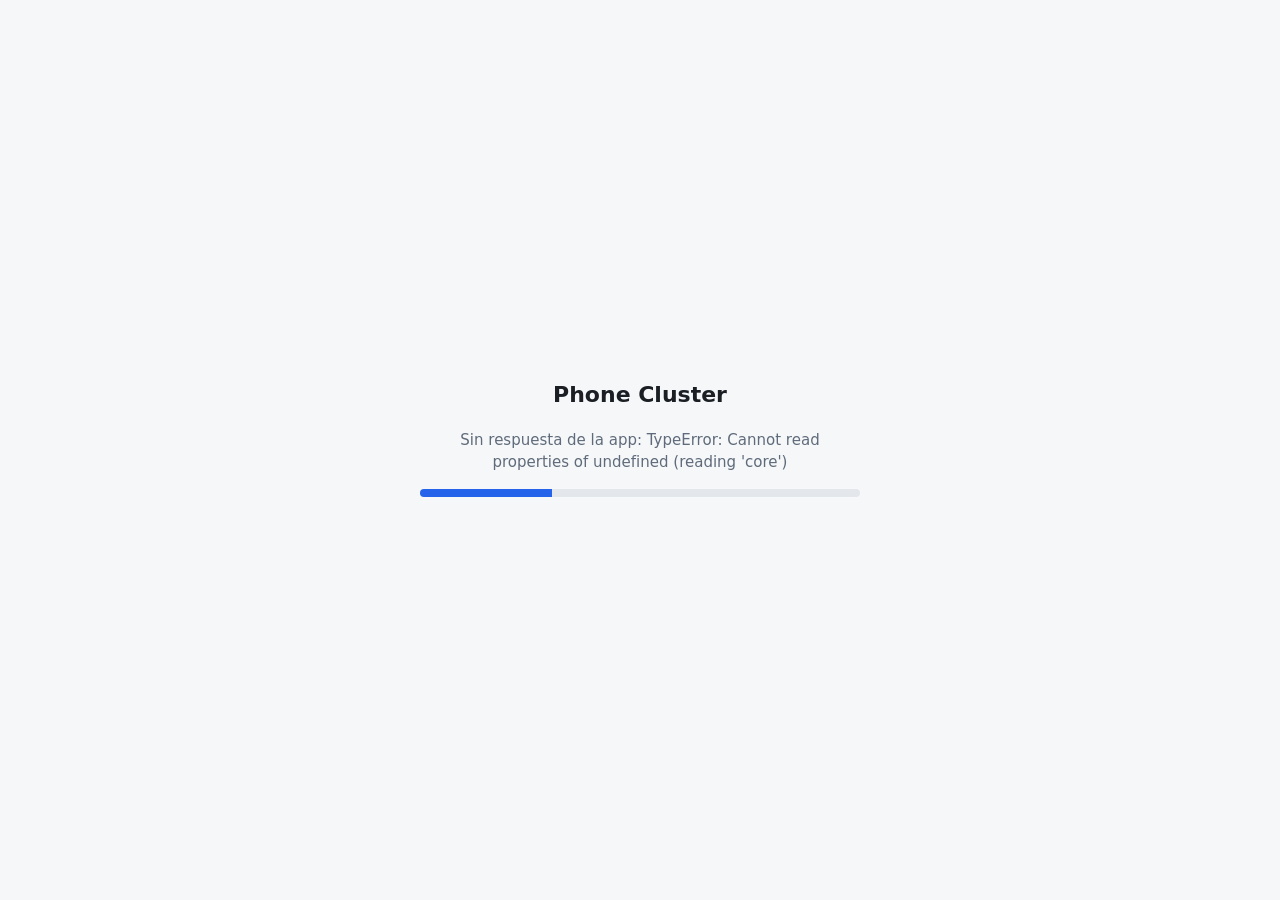
<file: apps/desktop/ui/index.html>
<!doctype html>
<html lang="es">
<head>
  <meta charset="utf-8">
  <meta name="viewport" content="width=device-width, initial-scale=1">
  <title>Phone Cluster</title>
  <style>
    :root {
      color-scheme: light dark;
      --bg: #f6f7f9; --text: #1b1f24; --muted: #5f6b7a; --track: #e3e7ec;
      --accent: #2563eb; --bad: #b91c1c; --surface: #ffffff; --border: #dfe3e8;
    }
    @media (prefers-color-scheme: dark) {
      :root {
        --bg: #0f1216; --text: #e6e9ee; --muted: #9aa5b4; --track: #262c35;
        --accent: #3b82f6; --bad: #f87171; --surface: #171b21; --border: #2a3039;
      }
    }
    body {
      margin: 0; min-height: 100vh; display: grid; place-items: center;
      background: var(--bg); color: var(--text);
      font: 15px/1.5 system-ui, -apple-system, sans-serif;
    }
    main { width: min(440px, calc(100vw - 32px)); text-align: center; }
    h1 { font-size: 22px; margin: 0 0 18px; }
    .stage { color: var(--muted); min-height: 1.5em; }
    .bar { height: 8px; margin: 14px 0 6px; background: var(--track); border-radius: 4px; overflow: hidden; }
    .bar span { display: block; height: 100%; width: 0; background: var(--accent); transition: width .4s; }
    .bar.indeterminate span { width: 30%; animation: slide 1.2s ease-in-out infinite; }
    @keyframes slide { from { margin-left: -30%; } to { margin-left: 100%; } }
    .pct { font-size: 13px; color: var(--muted); font-variant-numeric: tabular-nums; min-height: 1.5em; }
    .error {
      text-align: left; margin-top: 18px; padding: 12px 14px; border-radius: 10px;
      border: 1px solid var(--bad); background: var(--surface); color: var(--bad); overflow-wrap: anywhere;
    }
    .error small { display: block; margin-top: 8px; color: var(--muted); }
  </style>
</head>
<body>
  <main>
    <h1>Phone Cluster</h1>
    <p id="stage" class="stage">Arrancando…</p>
    <div id="bar" class="bar indeterminate"><span></span></div>
    <div id="pct" class="pct"></div>
    <div id="error" class="error" hidden></div>
  </main>
  <script>
    "use strict";
    const $ = (id) => document.getElementById(id);
    async function poll() {
      let s;
      try {
        s = await window.__TAURI__.core.invoke("status");
      } catch (e) {
        $("stage").textContent = `Sin respuesta de la app: ${e}`;
        return setTimeout(poll, 1000);
      }
      $("stage").textContent = s.stage || "Arrancando…";
      const bar = $("bar");
      if (s.progress != null) {
        bar.classList.remove("indeterminate");
        bar.firstElementChild.style.width = `${Math.min(100, s.progress * 100).toFixed(1)}%`;
        $("pct").textContent = `${Math.floor(s.progress * 100)} %`;
      } else {
        bar.classList.add("indeterminate");
        bar.firstElementChild.style.width = "";
        $("pct").textContent = "";
      }
      if (s.error) {
        bar.hidden = true;
        const err = $("error");
        err.hidden = false;
        err.textContent = s.error;
        if (s.log) {
          const small = document.createElement("small");
          small.textContent = `Registro: ${s.log}`;
          err.append(small);
        }
        return; // la app no sigue; hay que cerrarla y volver a abrirla
      }
      setTimeout(poll, 400);
    }
    poll();
  </script>
</body>
</html>
</file>
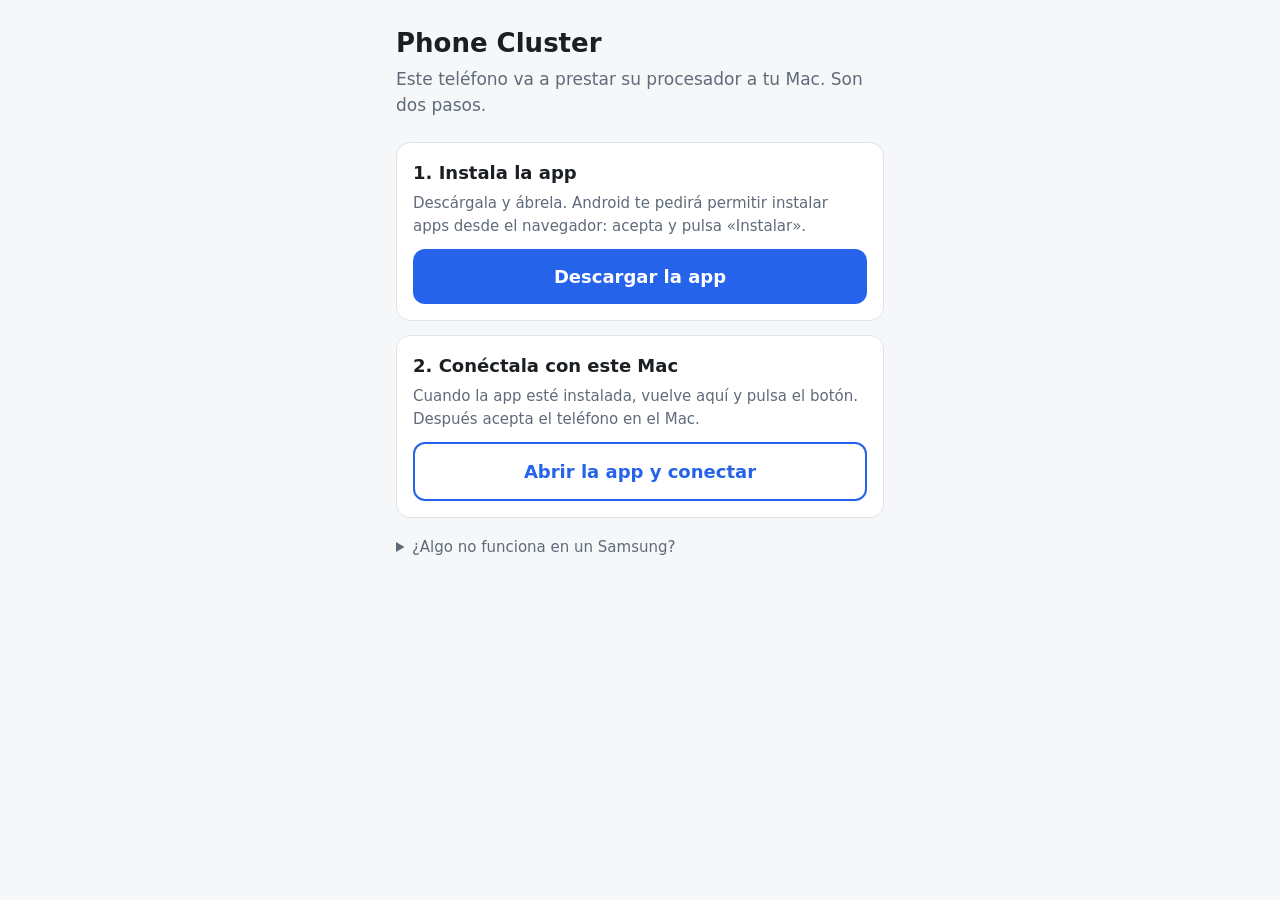
<file: crates/pc-coordinator/web/join.html>
<!doctype html>
<html lang="es">
<head>
  <meta charset="utf-8">
  <meta name="viewport" content="width=device-width, initial-scale=1">
  <title>Unir un teléfono · Phone Cluster</title>
  <style>
    :root {
      color-scheme: light dark;
      --bg: #f6f7f9; --surface: #fff; --border: #dfe3e8; --text: #1b1f24; --muted: #5f6b7a;
      --accent: #2563eb; --accent-text: #fff; --ok: #15803d;
    }
    @media (prefers-color-scheme: dark) {
      :root { --bg: #0f1216; --surface: #171b21; --border: #2a3039; --text: #e6e9ee; --muted: #9aa5b4; --accent: #3b82f6; --ok: #4ade80; }
    }
    * { box-sizing: border-box; }
    body { margin: 0; background: var(--bg); color: var(--text); font: 17px/1.5 system-ui, -apple-system, Roboto, sans-serif; }
    main { max-width: 520px; margin: 0 auto; padding: 24px 16px 40px; }
    h1 { font-size: 26px; margin: 0 0 4px; }
    .lead { color: var(--muted); margin: 0 0 24px; }
    .step { background: var(--surface); border: 1px solid var(--border); border-radius: 14px; padding: 16px; margin-bottom: 14px; }
    .step h2 { font-size: 18px; margin: 0 0 6px; }
    .step p { margin: 0 0 12px; color: var(--muted); font-size: 15px; }
    .btn { display: block; text-align: center; text-decoration: none; font-weight: 600; font-size: 18px;
      padding: 14px; border-radius: 12px; background: var(--accent); color: var(--accent-text); }
    .btn.secondary { background: transparent; color: var(--accent); border: 2px solid var(--accent); }
    details { margin-top: 18px; color: var(--muted); font-size: 15px; }
    summary { cursor: pointer; }
    li { margin-bottom: 6px; }
    code { font-size: 14px; }
  </style>
</head>
<body>
  <main>
    <h1>Phone Cluster</h1>
    <p class="lead">Este teléfono va a prestar su procesador a tu Mac. Son dos pasos.</p>

    <section class="step">
      <h2>1. Instala la app</h2>
      <p>Descárgala y ábrela. Android te pedirá permitir instalar apps desde el navegador: acepta y pulsa «Instalar».</p>
      <a id="download" class="btn" href="/app">Descargar la app</a>
    </section>

    <section class="step">
      <h2>2. Conéctala con este Mac</h2>
      <p>Cuando la app esté instalada, vuelve aquí y pulsa el botón. Después acepta el teléfono en el Mac.</p>
      <a id="connect" class="btn secondary" href="#">Abrir la app y conectar</a>
    </section>

    <details>
      <summary>¿Algo no funciona en un Samsung?</summary>
      <ul>
        <li>Si el navegador avisa de que el archivo puede ser dañino, pulsa <b>Descargar de todos modos</b>.</li>
        <li>Si Android dice que está bloqueado: Ajustes → Seguridad y privacidad → <b>Bloqueador automático</b> → desactivar (puedes volver a activarlo después).</li>
        <li>Si Play Protect pregunta, elige <b>Instalar de todos modos</b>.</li>
        <li>Si el botón 2 no abre la app, ábrela tú y escribe esta dirección: <code id="addr"></code></li>
      </ul>
    </details>
  </main>
  <script>
    "use strict";
    // La página la sirve el propio Mac: su dirección es la de esta página.
    const host = location.hostname;
    const port = location.port || "80";
    const fallback = encodeURIComponent(`${location.origin}/app`);
    document.getElementById("connect").href =
      `intent://connect?host=${host}&port=${port}#Intent;scheme=phonecluster;package=dev.phonecluster.app;S.browser_fallback_url=${fallback};end`;
    document.getElementById("addr").textContent = `${host}:${port}`;
  </script>
</body>
</html>
</file>
